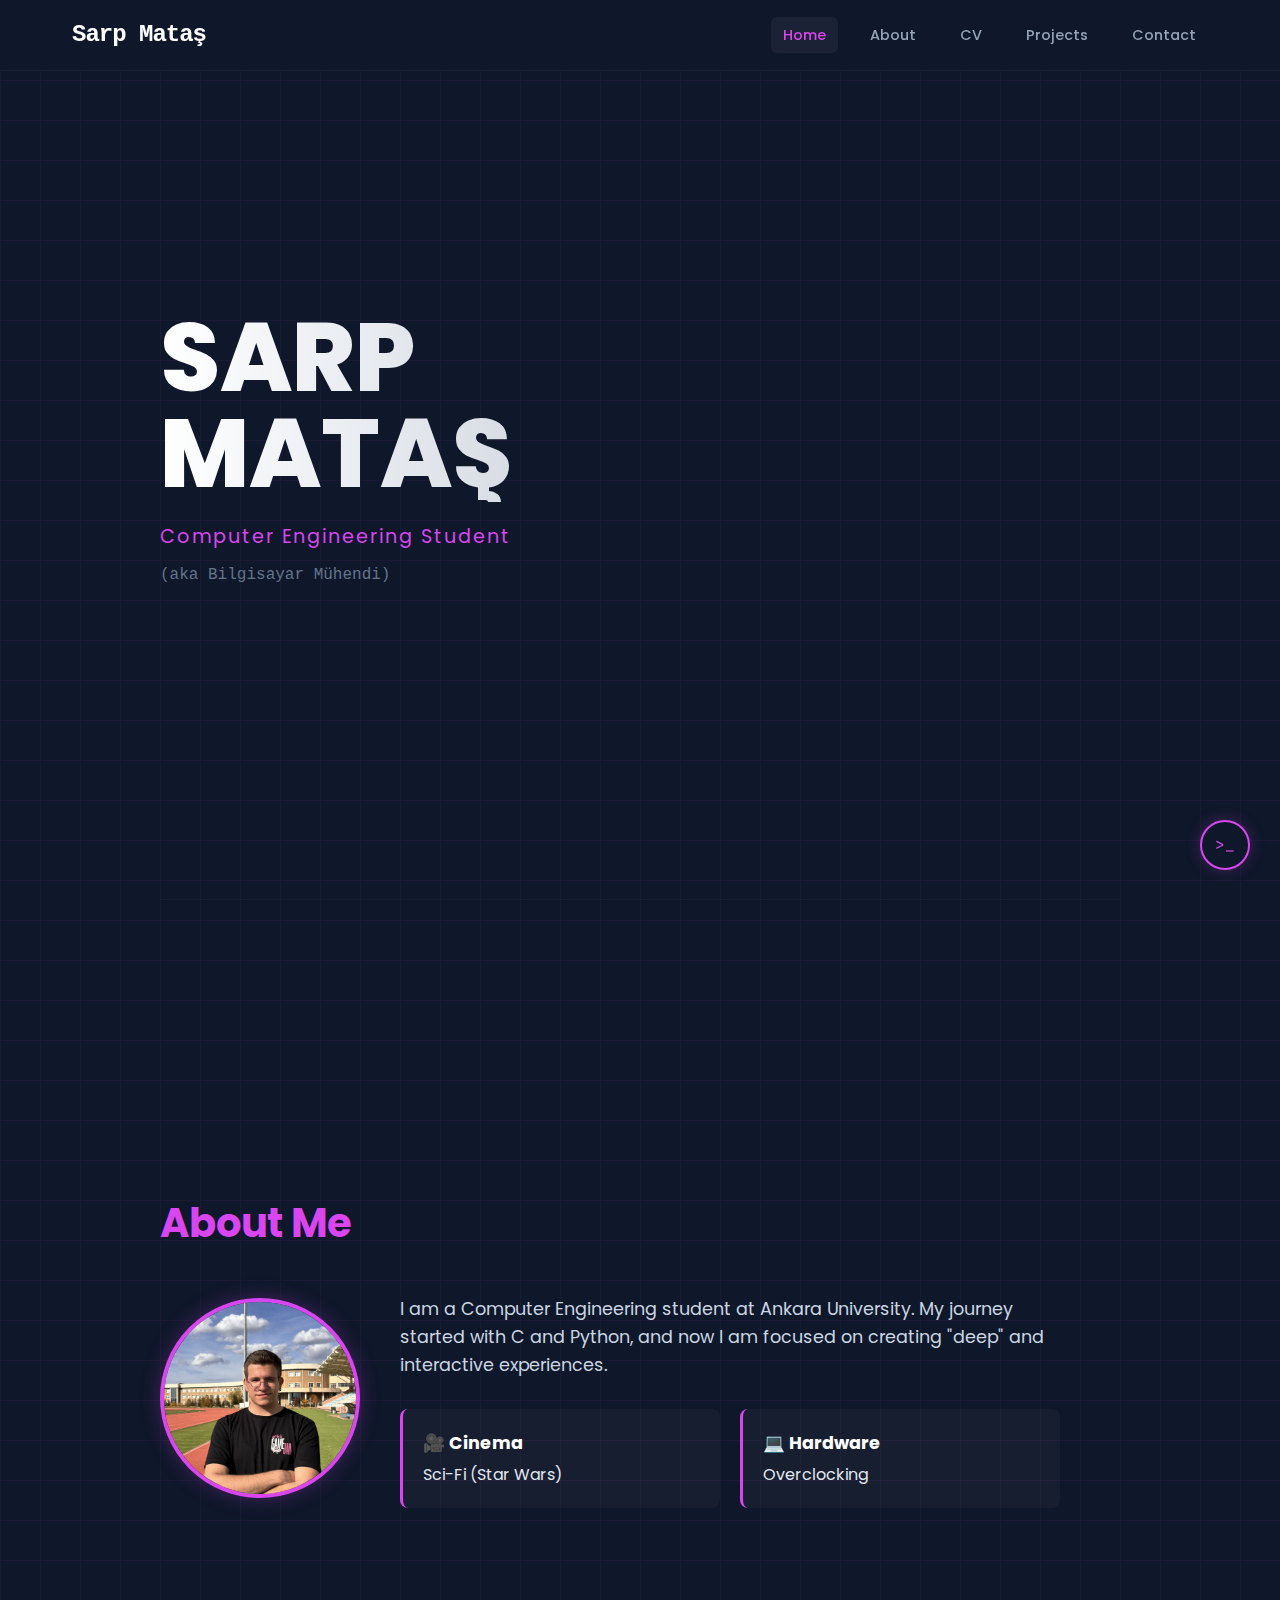
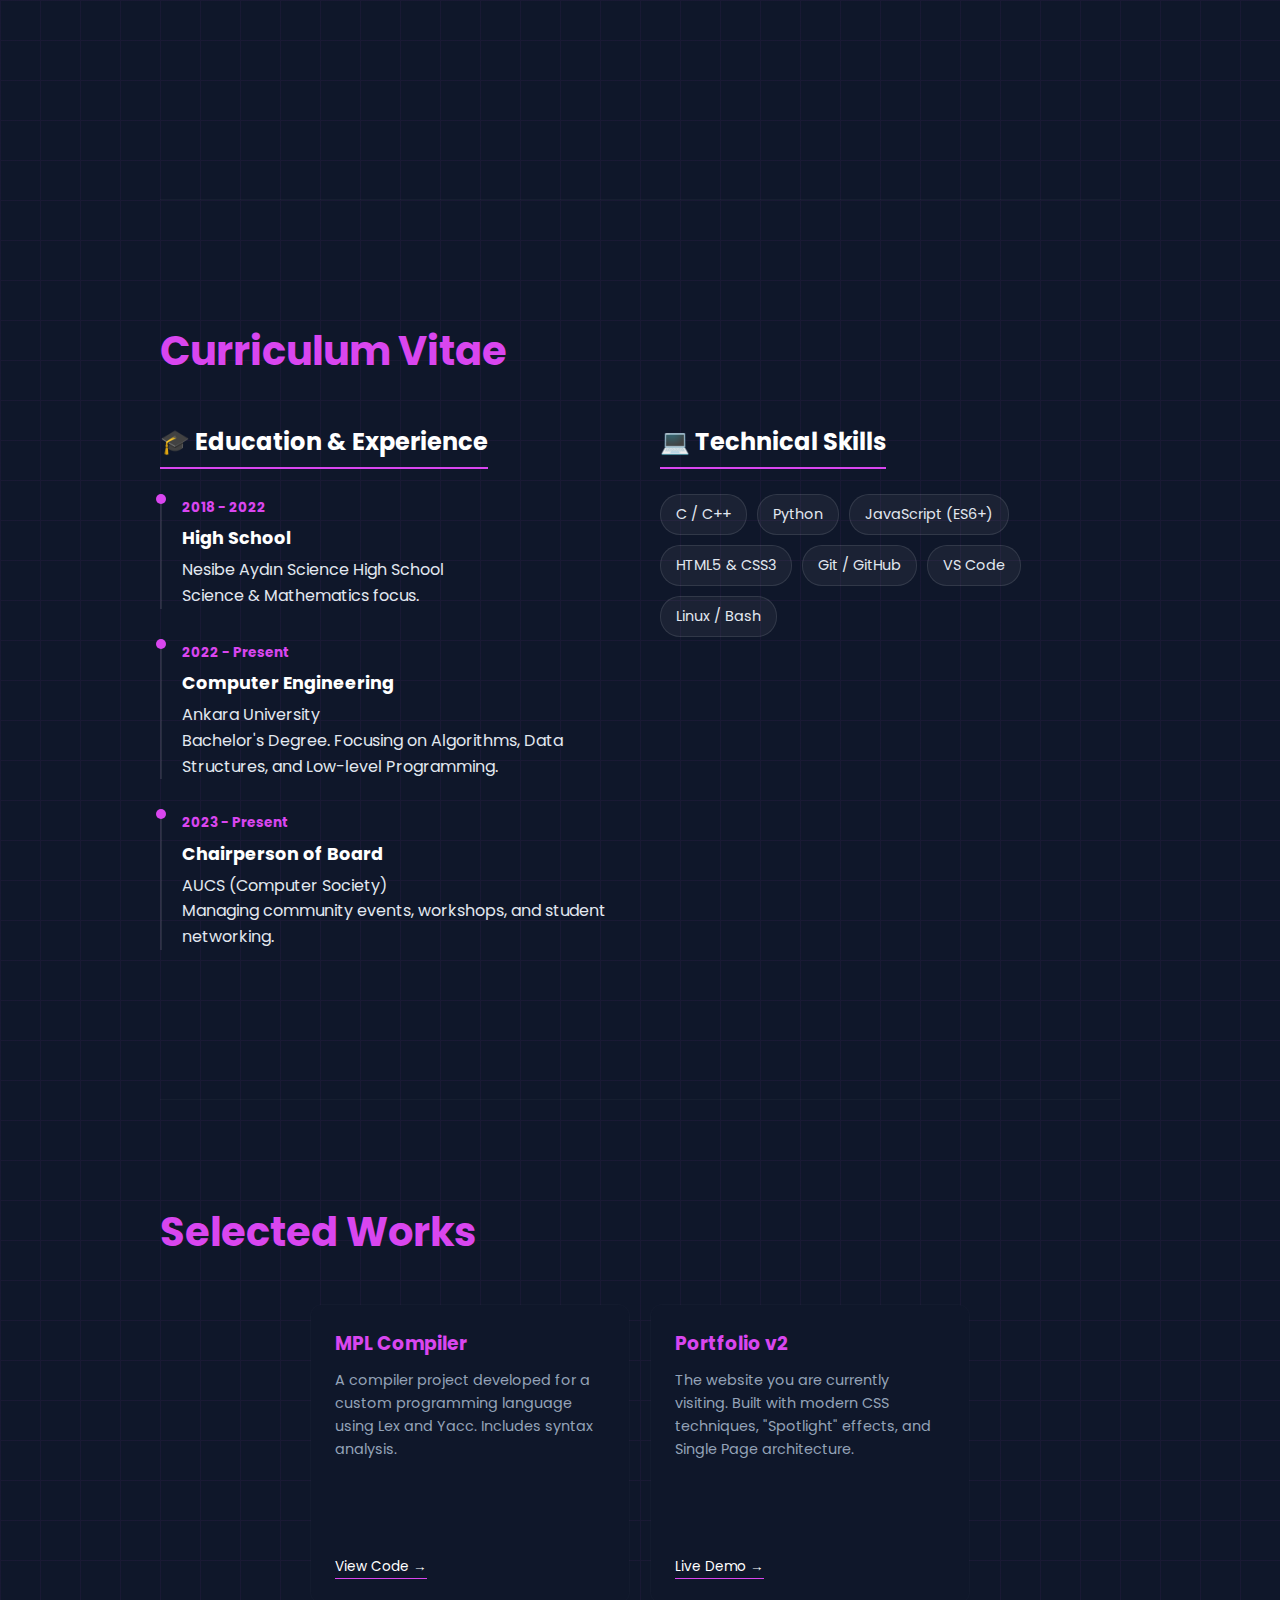
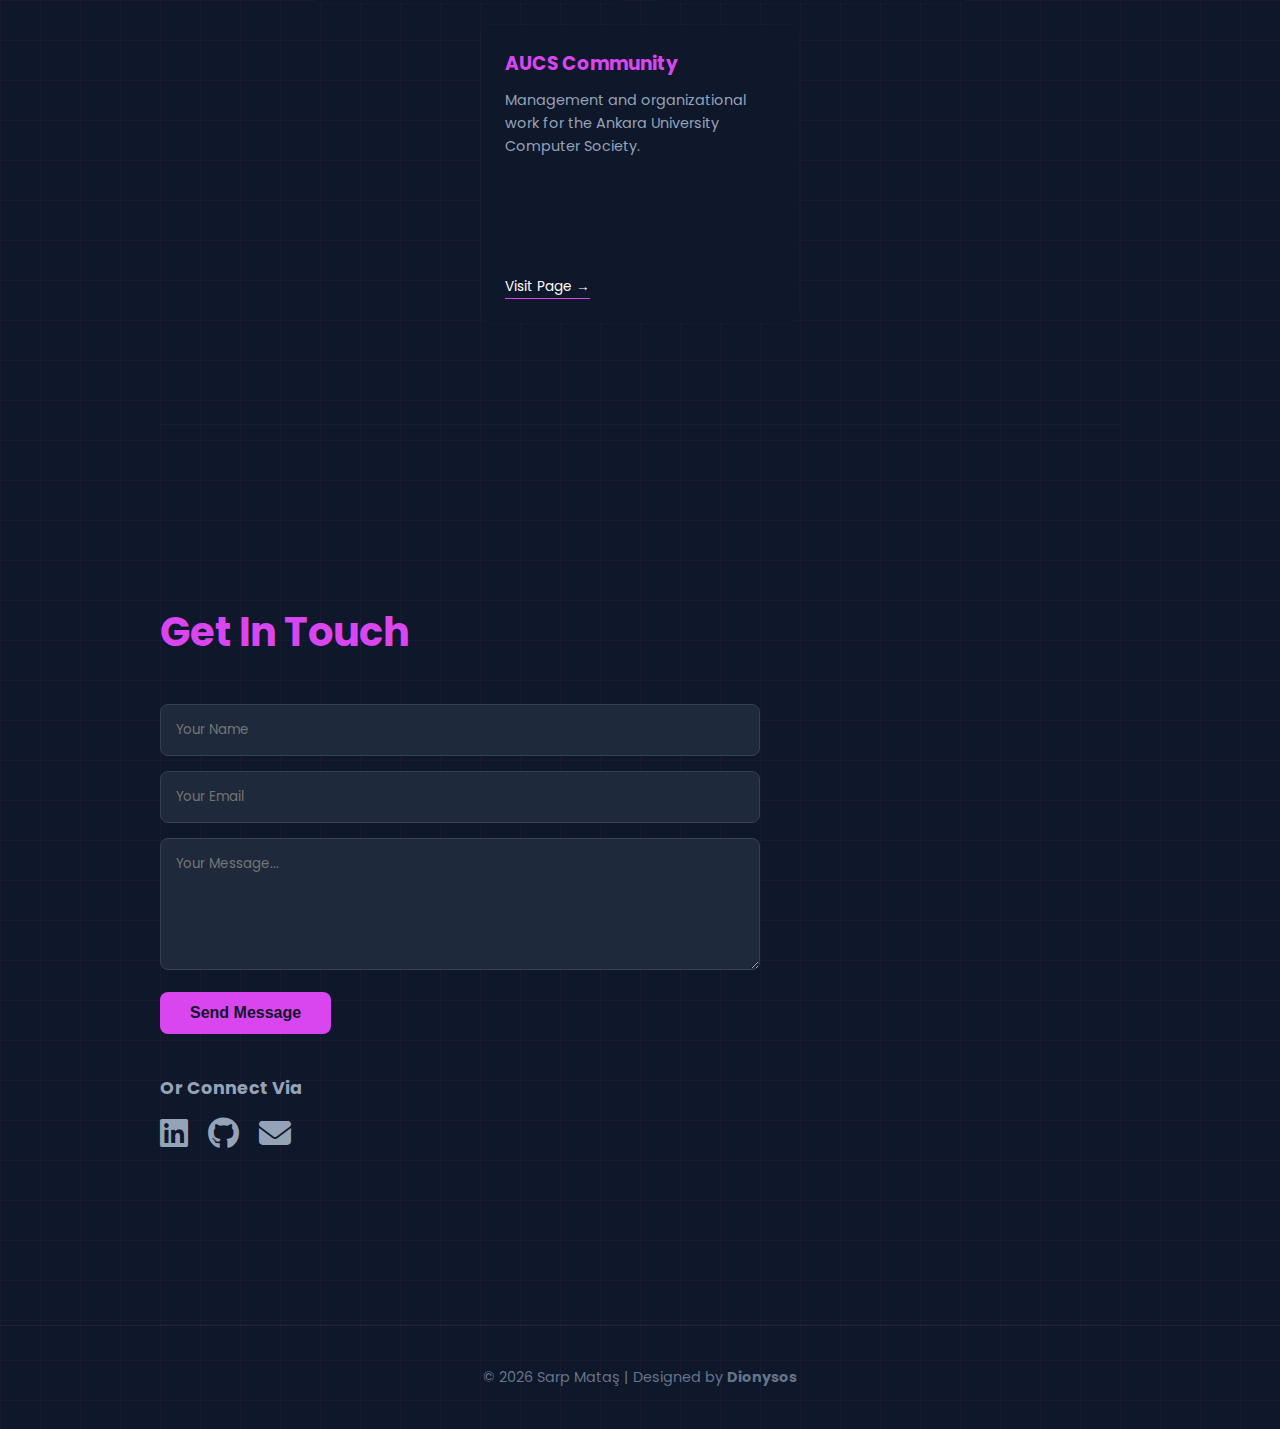
<file: index.html>
<!DOCTYPE html>
<html lang="en">
  <head>
    <meta charset="UTF-8" />
    <meta name="viewport" content="width=device-width, initial-scale=1.0" />
    <title>Sarp Mataş | Computer Engineer</title>
    <link rel="preconnect" href="https://fonts.googleapis.com" />
    <link rel="preconnect" href="https://fonts.gstatic.com" crossorigin />
    <link
      href="https://fonts.googleapis.com/css2?family=Poppins:wght@300;400;600;800&family=Consolas&display=swap"
      rel="stylesheet"
    />
    <link
      href="https://fonts.googleapis.com/css2?family=JetBrains+Mono:wght@400;700&display=swap"
      rel="stylesheet"
    />
    <link
      rel="stylesheet"
      href="https://cdnjs.cloudflare.com/ajax/libs/font-awesome/6.5.1/css/all.min.css"
    />
    <link rel="stylesheet" href="css/styles.css" />
  </head>
  <body>
    <header>
      <nav>
        <div class="logo">Sarp Mataş</div>
        <div class="hamburger">
          <span class="bar"></span>
          <span class="bar"></span>
          <span class="bar"></span>
        </div>
        <ul class="menu">
          <li><a href="#home" class="active">Home</a></li>
          <li><a href="#about">About</a></li>
          <li><a href="#cv">CV</a></li>
          <li><a href="#projects">Projects</a></li>
          <li><a href="#contact">Contact</a></li>
        </ul>
      </nav>
    </header>

    <main>
      <section
        id="home"
        class="page-section hero-section"
        data-color="#d946ef"
        data-glow="rgba(217, 70, 239, 0.25)"
      >
        <h1 class="hero-title">SARP<br />MATAŞ</h1>
        <p class="hero-subtitle">Computer Engineering Student</p>
        <p class="hero-dionysos">(aka <span class="typewriter"></span>)</p>
      </section>

      <section
        id="about"
        class="page-section"
        data-color="#38bdf8"
        data-glow="rgba(56, 189, 248, 0.25)"
      >
        <h2 class="section-title">About Me</h2>

        <div class="about-container">
          <div class="profile-frame">
            <img src="me.jpg" alt="Sarp Mataş" class="profile-img" />
          </div>

          <div class="about-text">
            <p class="lead-text">
              I am a Computer Engineering student at Ankara University. My
              journey started with C and Python, and now I am focused on
              creating "deep" and interactive experiences.
            </p>

            <div class="interests-grid">
              <div class="interest-box">
                <h3>🎥 Cinema</h3>
                <p>Sci-Fi (Star Wars)</p>
              </div>
              <div class="interest-box">
                <h3>💻 Hardware</h3>
                <p>Overclocking</p>
              </div>
            </div>
          </div>
        </div>
      </section>

      <section
        id="cv"
        class="page-section"
        data-color="#10b981"
        data-glow="rgba(16, 185, 129, 0.25)"
      >
        <h2 class="section-title">Curriculum Vitae</h2>

        <div class="cv-container">
          <div class="cv-column">
            <h3 class="cv-heading">🎓 Education & Experience</h3>
            <div class="timeline-item">
              <span class="year">2018 - 2022</span>
              <h4>High School</h4>
              <p class="institution">Nesibe Aydın Science High School</p>
              <p class="desc">Science & Mathematics focus.</p>
            </div>
            <div class="timeline-item">
              <span class="year">2022 - Present</span>
              <h4>Computer Engineering</h4>
              <p class="institution">Ankara University</p>
              <p class="desc">
                Bachelor's Degree. Focusing on Algorithms, Data Structures, and
                Low-level Programming.
              </p>
            </div>

            <div class="timeline-item">
              <span class="year">2023 - Present</span>
              <h4>Chairperson of Board</h4>
              <p class="institution">AUCS (Computer Society)</p>
              <p class="desc">
                Managing community events, workshops, and student networking.
              </p>
            </div>
          </div>

          <div class="cv-column">
            <h3 class="cv-heading">💻 Technical Skills</h3>
            <div class="skills-wrapper">
              <div class="skill-tag">C / C++</div>
              <div class="skill-tag">Python</div>
              <div class="skill-tag">JavaScript (ES6+)</div>
              <div class="skill-tag">HTML5 & CSS3</div>
              <div class="skill-tag">Git / GitHub</div>
              <div class="skill-tag">VS Code</div>
              <div class="skill-tag">Linux / Bash</div>
            </div>
          </div>
        </div>
      </section>

      <section
        id="projects"
        class="page-section"
        data-color="#f97316"
        data-glow="rgba(249, 115, 22, 0.25)"
      >
        <h2 class="section-title">Selected Works</h2>

        <div class="cards-wrapper" id="cards">
          <div class="card">
            <div class="card-content">
              <h3>MPL Compiler</h3>
              <p>
                A compiler project developed for a custom programming language
                using Lex and Yacc. Includes syntax analysis.
              </p>
              <a
                href="https://github.com/Dionysos22/MPL_Compiler"
                target="_blank"
                >View Code →</a
              >
            </div>
          </div>
          <div class="card">
            <div class="card-content">
              <h3>Portfolio v2</h3>
              <p>
                The website you are currently visiting. Built with modern CSS
                techniques, "Spotlight" effects, and Single Page architecture.
              </p>
              <a href="#">Live Demo →</a>
            </div>
          </div>
          <div class="card">
            <div class="card-content">
              <h3>AUCS Community</h3>
              <p>
                Management and organizational work for the Ankara University
                Computer Society.
              </p>
              <a
                href="https://www.linkedin.com/company/aucomputersociety"
                target="_blank"
                >Visit Page →</a
              >
            </div>
          </div>
        </div>
      </section>

      <section
        id="contact"
        class="page-section"
        data-color="#f43f5e"
        data-glow="rgba(244, 63, 94, 0.25)"
      >
        <h2 class="section-title">Get In Touch</h2>
        <div class="contact-container">
          <form id="contactForm">
            <div class="form-group">
              <input type="text" id="name" placeholder="Your Name" required />
            </div>
            <div class="form-group">
              <input
                type="email"
                id="email"
                placeholder="Your Email"
                required
              />
            </div>
            <div class="form-group">
              <textarea
                id="message"
                rows="5"
                placeholder="Your Message..."
                required
              ></textarea>
            </div>
            <button type="submit">Send Message</button>
          </form>

          <div class="social-connect">
            
    <h3>Or Connect Via</h3>
    <div class="social-links-row">
        <a href="https://linkedin.com/in/sarpmatas" target="_blank" class="social-icon" title="LinkedIn">
            <i class="fa-brands fa-linkedin"></i>
        </a>
        
        <a href="https://github.com/Dionysos22" target="_blank" class="social-icon" title="GitHub">
            <i class="fa-brands fa-github"></i>
        </a>

        <a href="mailto:sarpmatas0@gmail.com" class="social-icon" title="Send Email">
            <i class="fa-solid fa-envelope"></i>
        </a>
    </div>
</div>
          </div>
        </div>
      </section>
    </main>

    <footer>
      <div class="footer-content">
        <p>© 2026 Sarp Mataş | Designed by <strong>Dionysos</strong></p>
      </div>
    </footer>

    <div class="terminal-toggle" title="Open Terminal">>_</div>
    <div class="terminal-overlay" id="terminalOverlay">
      <div class="terminal-window">
        <div class="terminal-header">
          <span class="terminal-title">user@dionysos:~</span>
          <span class="terminal-close" id="closeTerminal">X</span>
        </div>
        <div class="terminal-body" id="terminalBody">
          <div class="output">
            <p style="color: var(--accent-color)">
              Dionysos OS v1.0.0 initialized...
            </p>
            <p>Type <span class="cmd">help</span> to see available commands.</p>
          </div>
          <div class="input-line">
            <span class="prompt">user@dionysos:~$</span>
            <input type="text" id="terminalInput" autocomplete="off" />
          </div>
        </div>
      </div>
    </div>

    <script src="js/script.js"></script>
  </body>
</html>
</file>
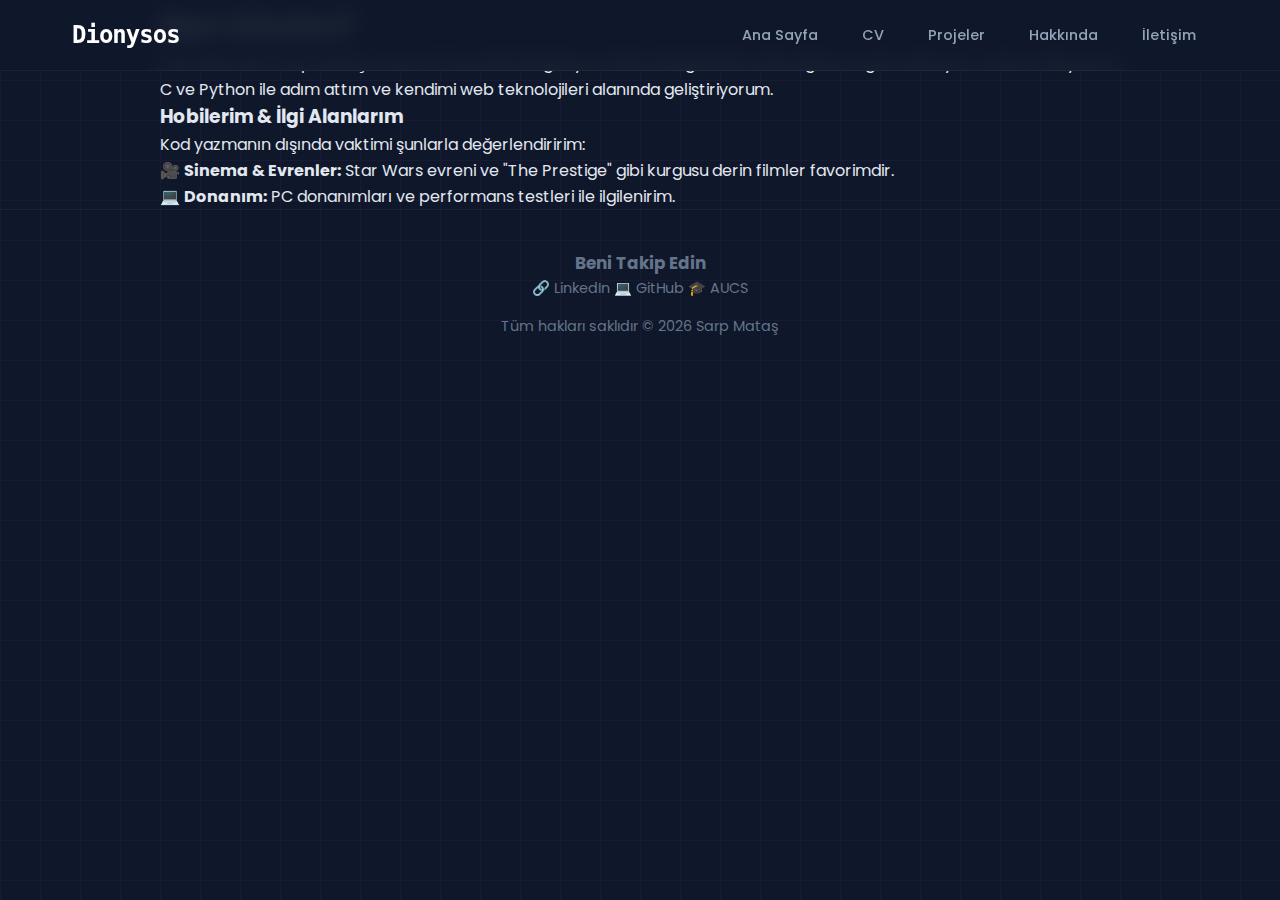
<file: about.html>
<!DOCTYPE html>
<html lang="tr">
  <head>
    <meta charset="UTF-8" />
    <meta name="viewport" content="width=device-width, initial-scale=1.0" />
    <title>Hakkında | Sarp Mataş</title>
    <link rel="preconnect" href="https://fonts.googleapis.com" />
    <link rel="preconnect" href="https://fonts.gstatic.com" crossorigin />
    <link
      href="https://fonts.googleapis.com/css2?family=Poppins:wght@300;400;600&display=swap"
      rel="stylesheet"
    />
    <link rel="stylesheet" href="css/styles.css" />
  </head>
  <body class="page-about">
    <header>
      <nav>
        <div class="logo">Dionysos</div>

        <div class="hamburger">
          <span class="bar"></span>
          <span class="bar"></span>
          <span class="bar"></span>
        </div>

        <ul class="menu">
          <li><a href="index.html">Ana Sayfa</a></li>
          <li><a href="cv.html">CV</a></li>
          <li><a href="projects.html">Projeler</a></li>
          <li><a href="about.html">Hakkında</a></li>
          <li><a href="contact.html">İletişim</a></li>
        </ul>
      </nav>
    </header>

    <main>
      <h1>Ben Kimim?</h1>
      <p>
        Merhaba! Ben Sarp Mataş. Ankara Üniversitesi Bilgisayar Mühendisliği
        bölümünde öğrenim görmekteyim. Yazılım dünyasına C ve Python ile adım
        attım ve kendimi web teknolojileri alanında geliştiriyorum.
      </p>

      <h3>Hobilerim & İlgi Alanlarım</h3>
      <p>Kod yazmanın dışında vaktimi şunlarla değerlendiririm:</p>
      <ul>
        <li>
          🎥 <strong>Sinema & Evrenler:</strong> Star Wars evreni ve "The
          Prestige" gibi kurgusu derin filmler favorimdir.
        </li>
        <li>
          💻 <strong>Donanım:</strong> PC donanımları ve performans testleri ile
          ilgilenirim.
        </li>
      </ul>
    </main>

    <footer>
      <div class="social-container">
        <h3>Beni Takip Edin</h3>

        <div class="social-links">
          <a href="https://www.linkedin.com/in/sarpmatas/" target="_blank">
            🔗 LinkedIn
          </a>

          <a href="https://github.com/Dionysos22" target="_blank">
            💻 GitHub
          </a>

          <a
            href="https://www.linkedin.com/company/aucomputersociety"
            target="_blank"
          >
            🎓 AUCS
          </a>
        </div>
      </div>

      <p style="margin-top: 15px">Tüm hakları saklıdır © 2026 Sarp Mataş</p>
    </footer>
    <script src="js/script.js"></script>
  </body>
</html>
</file>
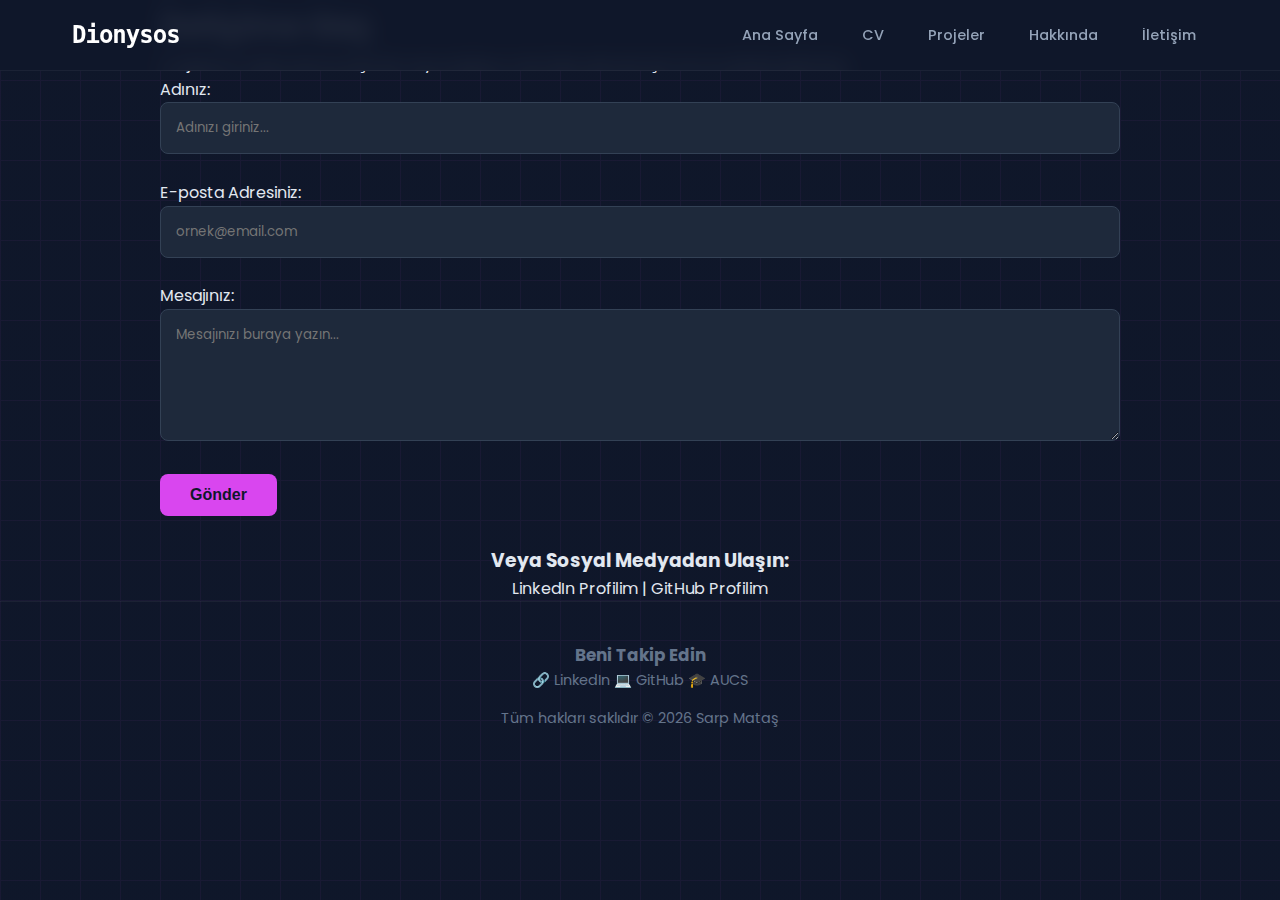
<file: contact.html>
<!DOCTYPE html>
<html lang="tr">
  <head>
    <meta charset="UTF-8" />
    <meta name="viewport" content="width=device-width, initial-scale=1.0" />
    <title>İletişim | Sarp Mataş</title>
    <link rel="preconnect" href="https://fonts.googleapis.com" />
    <link rel="preconnect" href="https://fonts.gstatic.com" crossorigin />
    <link
      href="https://fonts.googleapis.com/css2?family=Poppins:wght@300;400;600&display=swap"
      rel="stylesheet"
    />
    <link rel="stylesheet" href="css/styles.css" />
  </head>
  <body class="page-contact">
    <header>
      <nav>
        <div class="logo">Dionysos</div>

        <div class="hamburger">
          <span class="bar"></span>
          <span class="bar"></span>
          <span class="bar"></span>
        </div>

        <ul class="menu">
          <li><a href="index.html">Ana Sayfa</a></li>
          <li><a href="cv.html">CV</a></li>
          <li><a href="projects.html">Projeler</a></li>
          <li><a href="about.html">Hakkında</a></li>
          <li><a href="contact.html">İletişim</a></li>
        </ul>
      </nav>
    </header>

    <main>
      <h1>İletişime Geç</h1>
      <p>
        Projelerim hakkında konuşmak veya sadece merhaba demek için formu
        doldurabilirsiniz.
      </p>

      <form id="iletisimFormu">
        <label for="isim">Adınız:</label><br />
        <input
          type="text"
          id="isim"
          placeholder="Adınızı giriniz..."
          required
        /><br /><br />

        <label for="email">E-posta Adresiniz:</label><br />
        <input
          type="email"
          id="email"
          placeholder="ornek@email.com"
          required
        /><br /><br />

        <label for="mesaj">Mesajınız:</label><br />
        <textarea
          id="mesaj"
          rows="5"
          placeholder="Mesajınızı buraya yazın..."
          required
        ></textarea
        ><br /><br />

        <button type="submit">Gönder</button>
      </form>
      <div style="text-align: center; margin-top: 30px">
        <h3>Veya Sosyal Medyadan Ulaşın:</h3>
        <p>
          <a href="https://www.linkedin.com/in/sarpmatas/">LinkedIn Profilim</a>
          |
          <a href="https://github.com/Dionysos22">GitHub Profilim</a>
        </p>
      </div>
    </main>

    <footer>
      <div class="social-container">
        <h3>Beni Takip Edin</h3>

        <div class="social-links">
          <a href="https://www.linkedin.com/in/sarpmatas/" target="_blank">
            🔗 LinkedIn
          </a>

          <a href="https://github.com/Dionysos22" target="_blank">
            💻 GitHub
          </a>

          <a
            href="https://www.linkedin.com/company/aucomputersociety"
            target="_blank"
          >
            🎓 AUCS
          </a>
        </div>
      </div>

      <p style="margin-top: 15px">Tüm hakları saklıdır © 2026 Sarp Mataş</p>
    </footer>
    <script src="js/script.js"></script>
  </body>
</html>
</file>
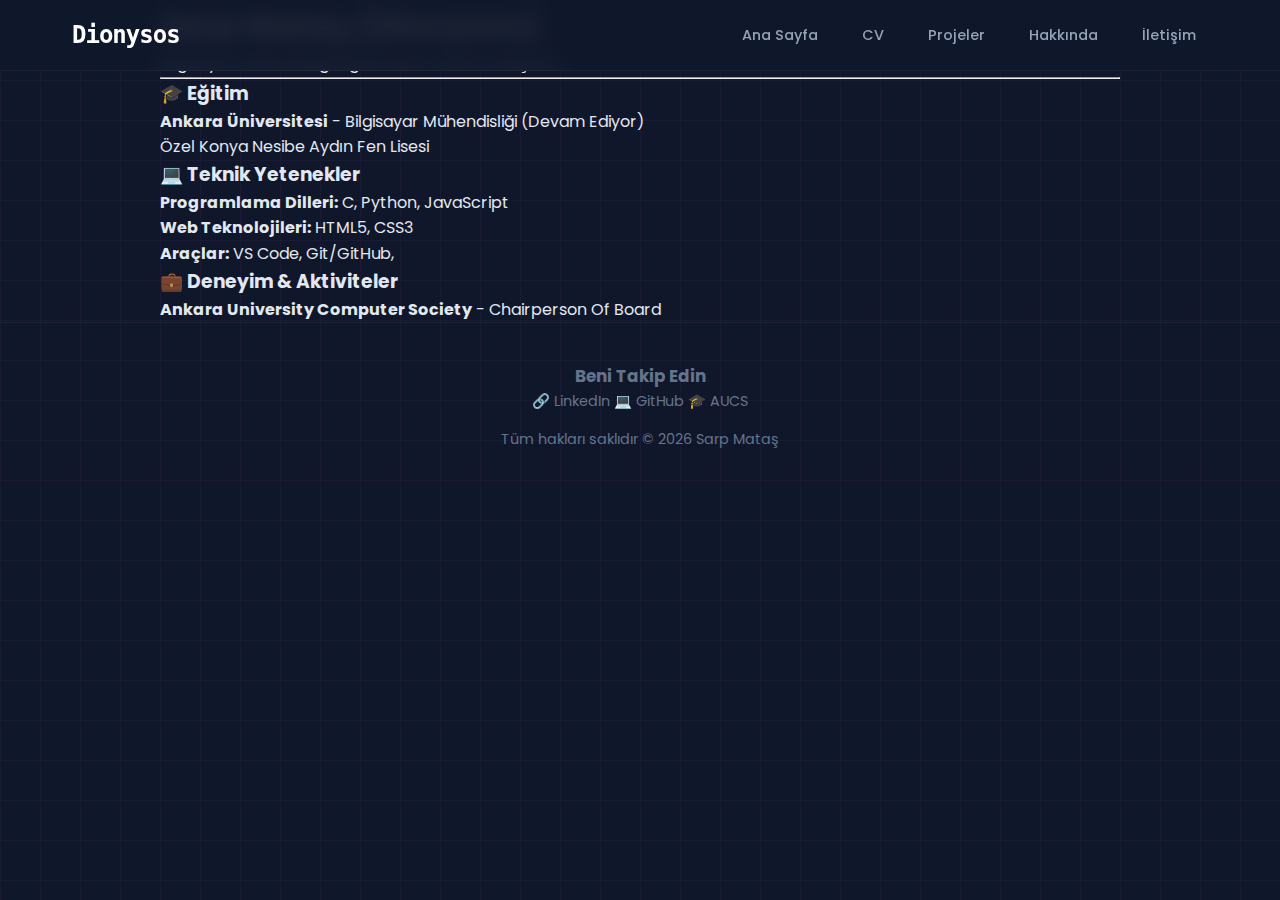
<file: cv.html>
<!DOCTYPE html>
<html lang="tr">
  <head>
    <meta charset="UTF-8" />
    <meta name="viewport" content="width=device-width, initial-scale=1.0" />
    <title>CV | Sarp Mataş</title>
    <link rel="preconnect" href="https://fonts.googleapis.com" />
    <link rel="preconnect" href="https://fonts.gstatic.com" crossorigin />
    <link
      href="https://fonts.googleapis.com/css2?family=Poppins:wght@300;400;600&display=swap"
      rel="stylesheet"
    />
    <link rel="stylesheet" href="css/styles.css" />
  </head>
  <body class="page-cv">
    <header>
      <nav>
        <div class="logo">Dionysos</div>

        <div class="hamburger">
          <span class="bar"></span>
          <span class="bar"></span>
          <span class="bar"></span>
        </div>

        <ul class="menu">
          <li><a href="index.html">Ana Sayfa</a></li>
          <li><a href="cv.html">CV</a></li>
          <li><a href="projects.html">Projeler</a></li>
          <li><a href="about.html">Hakkında</a></li>
          <li><a href="contact.html">İletişim</a></li>
        </ul>
      </nav>
    </header>

    <main>
      <section class="cv-section">
        <h1>Sarp Mataş (Dionysos)</h1>
        <p>Bilgisayar Mühendisliği Öğrencisi & Yazılım Geliştirici</p>
        <hr />

        <h3>🎓 Eğitim</h3>
        <ul>
          <li>
            <strong>Ankara Üniversitesi</strong> - Bilgisayar Mühendisliği
            (Devam Ediyor)
          </li>
          <li>Özel Konya Nesibe Aydın Fen Lisesi</li>
        </ul>

        <h3>💻 Teknik Yetenekler</h3>
        <ul>
          <li><strong>Programlama Dilleri:</strong> C, Python, JavaScript</li>
          <li><strong>Web Teknolojileri:</strong> HTML5, CSS3</li>
          <li><strong>Araçlar:</strong> VS Code, Git/GitHub,</li>
        </ul>

        <h3>💼 Deneyim & Aktiviteler</h3>
        <ul>
          <li>
            <strong>Ankara University Computer Society</strong> - Chairperson Of
            Board
          </li>
        </ul>
      </section>
    </main>

    <footer>
      <div class="social-container">
        <h3>Beni Takip Edin</h3>

        <div class="social-links">
          <a href="https://www.linkedin.com/in/sarpmatas/" target="_blank">
            🔗 LinkedIn
          </a>

          <a href="https://github.com/Dionysos22" target="_blank">
            💻 GitHub
          </a>

          <a
            href="https://www.linkedin.com/company/aucomputersociety"
            target="_blank"
          >
            🎓 AUCS
          </a>
        </div>
      </div>

      <p style="margin-top: 15px">Tüm hakları saklıdır © 2026 Sarp Mataş</p>
    </footer>
    <script src="js/script.js"></script>
  </body>
</html>
</file>
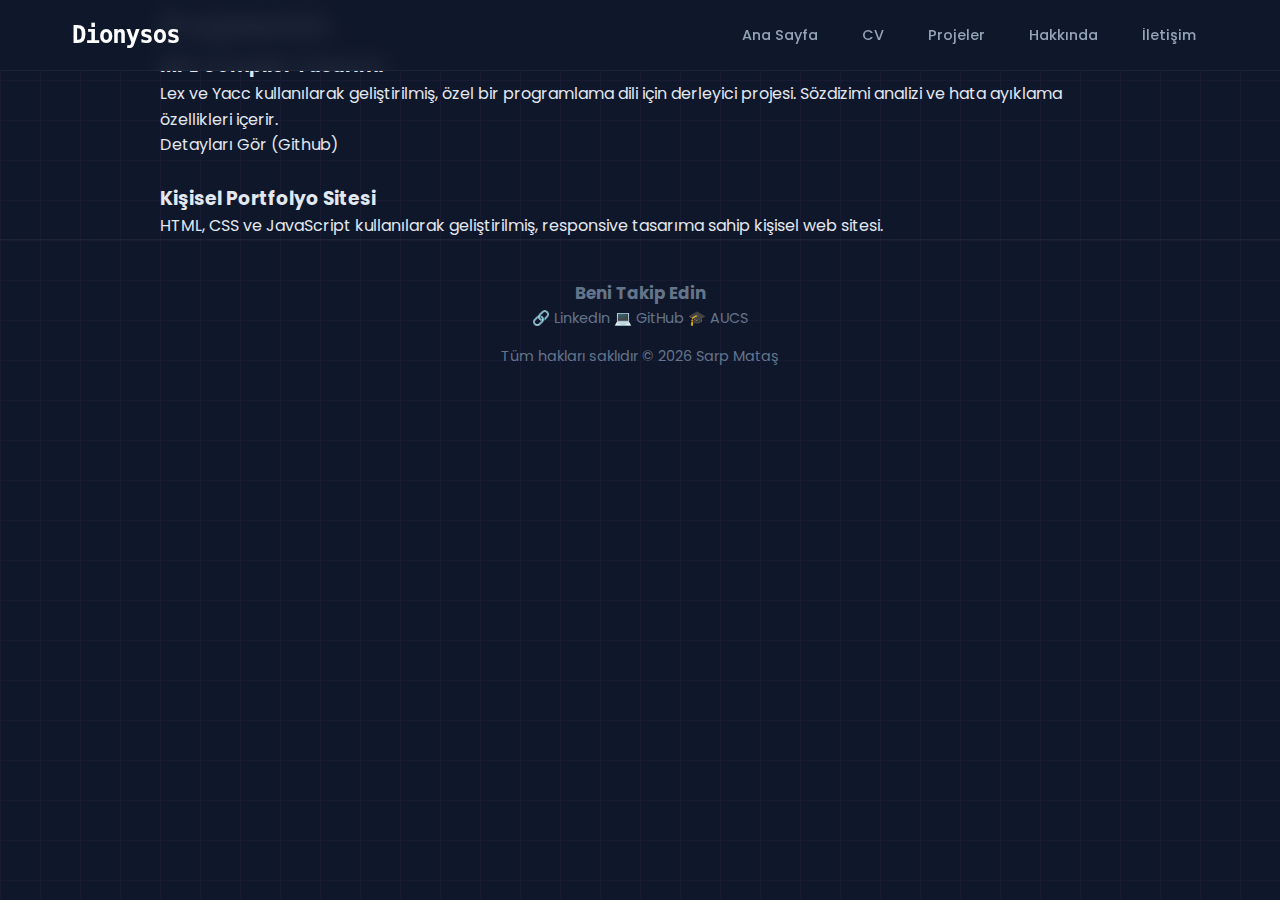
<file: projects.html>
<!DOCTYPE html>
<html lang="tr">
  <head>
    <meta charset="UTF-8" />
    <meta name="viewport" content="width=device-width, initial-scale=1.0" />
    <title>Projeler | Sarp Mataş</title>
    <link rel="preconnect" href="https://fonts.googleapis.com" />
    <link rel="preconnect" href="https://fonts.gstatic.com" crossorigin />
    <link
      href="https://fonts.googleapis.com/css2?family=Poppins:wght@300;400;600&display=swap"
      rel="stylesheet"
    />
    <link rel="stylesheet" href="css/styles.css" />
  </head>
  <body class="page-projects">
    <header>
      <nav>
        <div class="logo">Dionysos</div>

        <div class="hamburger">
          <span class="bar"></span>
          <span class="bar"></span>
          <span class="bar"></span>
        </div>

        <ul class="menu">
          <li><a href="index.html">Ana Sayfa</a></li>
          <li><a href="cv.html">CV</a></li>
          <li><a href="projects.html">Projeler</a></li>
          <li><a href="about.html">Hakkında</a></li>
          <li><a href="contact.html">İletişim</a></li>
        </ul>
      </nav>
    </header>

    <main>
      <h1>Projelerim</h1>

      <div class="project-card">
        <h3>MPL Compiler Tasarımı</h3>
        <p>
          Lex ve Yacc kullanılarak geliştirilmiş, özel bir programlama dili için
          derleyici projesi. Sözdizimi analizi ve hata ayıklama özellikleri
          içerir.
        </p>
        <a href="#">Detayları Gör (Github)</a>
      </div>
      <br />

      <div class="project-card">
        <h3>Kişisel Portfolyo Sitesi</h3>
        <p>
          HTML, CSS ve JavaScript kullanılarak geliştirilmiş, responsive
          tasarıma sahip kişisel web sitesi.
        </p>
      </div>
    </main>

    <footer>
      <div class="social-container">
        <h3>Beni Takip Edin</h3>

        <div class="social-links">
          <a href="https://www.linkedin.com/in/sarpmatas/" target="_blank">
            🔗 LinkedIn
          </a>

          <a href="https://github.com/Dionysos22" target="_blank">
            💻 GitHub
          </a>

          <a
            href="https://www.linkedin.com/company/aucomputersociety"
            target="_blank"
          >
            🎓 AUCS
          </a>
        </div>
      </div>

      <p style="margin-top: 15px">Tüm hakları saklıdır © 2026 Sarp Mataş</p>
    </footer>
    <script src="js/script.js"></script>
  </body>
</html>
</file>
<file: css/styles.css>
/* 
    GENEL AYARLAR
    */
:root {
  --bg-color: #0f172a;
  --text-color: #e2e8f0;
  --accent-color: #d946ef;
  --glow-color: rgba(217, 70, 239, 0.25);
  --nav-bg: rgba(15, 23, 42, 0.9);
}

/* 
   SCROLLBAR 
    */

html {
  scrollbar-width: thin;
  scrollbar-color: var(--accent-color) var(--bg-color);
}

::-webkit-scrollbar {
  width: 10px;
}

::-webkit-scrollbar-track {
  background: var(--bg-color);
}

::-webkit-scrollbar-thumb {
  background-color: var(--accent-color);
  border-radius: 20px;
  border: 3px solid var(--bg-color);
}

::-webkit-scrollbar-thumb:hover {
  background-color: #fff;
}
/* Yumuşak Kaydırma ve Renk Geçişleri */
html {
  scroll-behavior: smooth;
}
body,
.logo,
.menu li a,
.section-title,
.hero-subtitle,
button,
.card h3,
.interest-box,
.skill-tag,
.timeline-item::before,
.timeline-item .year {
  transition: all 0.5s ease;
}

* {
  margin: 0;
  padding: 0;
  box-sizing: border-box;
}

body {
  font-family: "Poppins", sans-serif;
  background-color: var(--bg-color);
  color: var(--text-color);
  line-height: 1.6;
  overflow-x: hidden;

  /* Hareketli Izgara Arka Plan */
  background-image: linear-gradient(
      rgba(15, 23, 42, 0.95),
      rgba(15, 23, 42, 0.95)
    ),
    linear-gradient(var(--accent-color) 1px, transparent 1px),
    linear-gradient(90deg, var(--accent-color) 1px, transparent 1px);
  background-size: 100% 100%, 40px 40px, 40px 40px;
}

a {
  text-decoration: none;
  color: inherit;
  transition: 0.3s;
}
ul {
  list-style: none;
}

/* 
   2. NAVİGASYON
  */
header {
  position: fixed;
  top: 0;
  left: 0;
  right: 0;
  z-index: 1000;
  background: var(--nav-bg);
  backdrop-filter: blur(10px);
  border-bottom: 1px solid rgba(255, 255, 255, 0.05);
}

nav {
  max-width: 1200px;
  margin: 0 auto;
  display: flex;
  justify-content: space-between;
  align-items: center;
  padding: 1rem 2rem;
}

.logo {
  font-family: "Consolas", monospace;
  font-size: 1.5rem;
  font-weight: bold;
  color: #fff;
  letter-spacing: -1px;
}

.menu {
  display: flex;
  gap: 20px;
}
.menu li a {
  font-size: 0.9rem;
  font-weight: 500;
  color: #94a3b8;
  padding: 8px 12px;
  border-radius: 6px;
}
.menu li a.active,
.menu li a:hover {
  color: var(--accent-color);
  background: rgba(255, 255, 255, 0.05);
}
/* 
    RESPONSIVE (MOBİL) MENÜ
    */
.hamburger {
  display: none;
  cursor: pointer;
}
.bar {
  display: block;
  width: 25px;
  height: 3px;
  margin: 5px auto;
  transition: all 0.3s ease-in-out;
  background-color: var(--accent-color);
  border-radius: 3px;
  box-shadow: 0 0 5px var(--accent-color);
}

@media (max-width: 768px) {
  .hamburger {
    display: block;
  }
  .menu {
    position: absolute;
    top: 100%;
    left: 0;
    width: 100%;
    background: rgba(15, 23, 42, 0.95);
    flex-direction: column;
    align-items: center;
    padding: 5px 0;
    border-radius: 0 0 15px 15px;
    border: 1px solid rgba(255, 255, 255, 0.1);
    border-top: none;
    opacity: 0;
    visibility: hidden;
    transform: translateY(-20px);
    transition: all 0.3s ease;
  }
  .menu.active {
    opacity: 1;
    visibility: visible;
    transform: translateY(0);
  }
  .menu li {
    margin: 3px 0;
  }

  /* Hamburger X Animasyonu */
  .hamburger.active .bar:nth-child(2) {
    opacity: 0;
  }
  .hamburger.active .bar:nth-child(1) {
    transform: translateY(8px) rotate(45deg);
  }
  .hamburger.active .bar:nth-child(3) {
    transform: translateY(-8px) rotate(-45deg);
  }
}
/* 
   SAYFA BÖLÜMLERİ
  */
main {
  max-width: 1000px;
  margin: 0 auto;
  padding: 0 20px;
}

.page-section {
  min-height: 100vh;
  display: flex;
  flex-direction: column;
  justify-content: center;
  padding: 100px 0;
  border-bottom: 1px solid rgba(255, 255, 255, 0.03);
}

.section-title {
  font-size: 2.5rem;
  margin-bottom: 40px;
  color: var(--accent-color);
}

/* Hero */
.hero-title {
  font-size: clamp(3rem, 8vw, 6rem);
  line-height: 1;
  font-weight: 800;
  margin-bottom: 20px;
  background: linear-gradient(to right, #fff, #94a3b8);
  -webkit-background-clip: text;
  background-clip: text;
  -webkit-text-fill-color: transparent;
}
.hero-subtitle {
  font-size: 1.2rem;
  color: var(--accent-color);
  letter-spacing: 2px;
}
.hero-dionysos {
  font-family: "Consolas", monospace;
  color: #64748b;
  margin-top: 10px;
}

/* About */
.content-container {
  max-width: 800px;
}
.lead-text {
  font-size: 1.1rem;
  margin-bottom: 30px;
  color: #cbd5e1;
}
.interests-grid {
  display: grid;
  grid-template-columns: repeat(auto-fit, minmax(200px, 1fr));
  gap: 20px;
}
.interest-box {
  background: rgba(255, 255, 255, 0.03);
  padding: 20px;
  border-radius: 8px;
  border-left: 3px solid var(--accent-color);
}
.interest-box h3 {
  font-size: 1.1rem;
  color: #fff;
  margin-bottom: 5px;
}

/* CV Section */
.cv-container {
  display: grid;
  grid-template-columns: 1fr 1fr;
  gap: 40px;
}
.cv-column h3.cv-heading {
  font-size: 1.5rem;
  color: #fff;
  margin-bottom: 25px;
  border-bottom: 2px solid var(--accent-color);
  display: inline-block;
  padding-bottom: 5px;
}
.timeline-item {
  position: relative;
  padding-left: 20px;
  margin-bottom: 30px;
  border-left: 2px solid rgba(255, 255, 255, 0.1);
}
.timeline-item::before {
  content: "";
  position: absolute;
  left: -6px;
  top: 0;
  width: 10px;
  height: 10px;
  border-radius: 50%;
  background: var(--accent-color);
}
.timeline-item .year {
  font-size: 0.85rem;
  color: var(--accent-color);
  font-weight: bold;
}
.timeline-item h4 {
  font-size: 1.1rem;
  color: #fff;
  margin: 5px 0;
}

.skills-wrapper {
  display: flex;
  flex-wrap: wrap;
  gap: 10px;
}
.skill-tag {
  background: rgba(255, 255, 255, 0.05);
  padding: 8px 15px;
  border-radius: 20px;
  font-size: 0.9rem;
  border: 1px solid rgba(255, 255, 255, 0.1);
}
.skill-tag:hover {
  border-color: var(--accent-color);
  color: var(--accent-color);
}

/* Projects */
.cards-wrapper {
  display: flex;
  flex-wrap: wrap;
  gap: 20px;
  justify-content: center;
}
.card {
  background: rgba(255, 255, 255, 0.02);
  border-radius: 12px;
  position: relative;
  height: 300px;
  width: 320px;
  display: flex;
  flex-direction: column;
  overflow: hidden;
}
.card::before {
  content: "";
  height: 100%;
  width: 100%;
  position: absolute;
  top: 0;
  left: 0;
  opacity: 0;
  transition: opacity 0.5s;
  background: radial-gradient(
    600px circle at var(--mouse-x) var(--mouse-y),
    rgba(255, 255, 255, 0.1),
    transparent 40%
  );
  z-index: 1;
  pointer-events: none;
}
.cards-wrapper:hover .card::before {
  opacity: 1;
}
.card-content {
  background: #0f172a;
  position: absolute;
  inset: 1px;
  border-radius: 11px;
  z-index: 2;
  padding: 24px;
  display: flex;
  flex-direction: column;
  justify-content: center;
}
.card h3 {
  color: var(--accent-color);
  margin-bottom: 10px;
}
.card p {
  color: #94a3b8;
  margin-bottom: 20px;
  font-size: 0.9rem;
}
.card a {
  margin-top: auto;
  color: #fff;
  font-size: 0.85rem;
  width: max-content;
  border-bottom: 1px solid var(--accent-color);
}

/* Contact */
.contact-container {
  max-width: 600px;
}
.form-group {
  margin-bottom: 15px;
}
input,
textarea {
  width: 100%;
  padding: 15px;
  background: #1e293b;
  border: 1px solid #334155;
  border-radius: 8px;
  color: #fff;
  font-family: inherit;
}
input:focus,
textarea:focus {
  outline: none;
  border-color: var(--accent-color);
}
button {
  background: var(--accent-color);
  color: #0f172a;
  padding: 12px 30px;
  border: none;
  border-radius: 8px;
  font-weight: bold;
  cursor: pointer;
  font-size: 1rem;
}
button:hover {
  background: #fff;
}

/* 
    SOSYAL MEDYA KONUMLANDIRMA 
    */

.social-connect {
  margin-top: 40px;
  text-align: left;
}

.social-connect h3 {
  font-size: 1.1rem;
  color: #94a3b8;
  margin-bottom: 15px;
}

.social-links-row {
  display: flex;
  gap: 20px;
  justify-content: flex-start;
  align-items: center;
}

.social-icon {
  font-size: 2rem;
  color: #94a3b8;
  transition: all 0.3s ease;
  display: flex;
  align-items: center;
  text-decoration: none;
}

.social-icon:hover {
  color: var(--accent-color);
  transform: translateY(-3px);
  text-shadow: 0 0 15px var(--glow-color);
}
/* Footer */
footer {
  text-align: center;
  padding: 40px 20px;
  border-top: 1px solid rgba(255, 255, 255, 0.05);
  color: #64748b;
  font-size: 0.9rem;
}

/* 
   7. TERMINAL & RESPONSIVE 
    */
.terminal-toggle {
  position: fixed;
  bottom: 30px;
  right: 30px;
  width: 50px;
  height: 50px;
  background: #0f172a;
  border: 2px solid var(--accent-color);
  border-radius: 50%;
  color: var(--accent-color);
  display: flex;
  align-items: center;
  justify-content: center;
  font-family: "JetBrains Mono", monospace;
  cursor: pointer;
  z-index: 2000;
  box-shadow: 0 0 15px var(--glow-color);
  transition: 0.3s;
}
.terminal-toggle:hover {
  transform: scale(1.1);
  background: var(--accent-color);
  color: #0f172a;
}

.terminal-overlay {
  display: none;
  position: fixed;
  top: 0;
  left: 0;
  width: 100%;
  height: 100%;
  background: rgba(0, 0, 0, 0.6);
  backdrop-filter: blur(8px);
  z-index: 3000;
  align-items: center;
  justify-content: center;
}
.terminal-overlay.active {
  display: flex;
  animation: fadeIn 0.3s ease;
}

@keyframes fadeIn {
  from {
    opacity: 0;
  }
  to {
    opacity: 1;
  }
}

.terminal-window {
  width: 650px;
  height: 450px;
  background: #0c0c0c;
  border: 1px solid #333;
  border-radius: 6px;
  display: flex;
  flex-direction: column;
  font-family: "JetBrains Mono", monospace;
  box-shadow: 0 20px 60px rgba(0, 0, 0, 0.9);
}

.terminal-header {
  background: #1f1f1f;
  padding: 12px 15px;
  display: flex;
  justify-content: space-between;
  align-items: center;
  border-bottom: 1px solid #333;
}
.terminal-title {
  font-size: 0.85rem;
  color: #ccc;
}
.terminal-close {
  cursor: pointer;
  color: #ff5f56;
  font-weight: bold;
}

.terminal-body {
  flex: 1;
  padding: 20px;
  overflow-y: auto;
  text-align: left;
  color: #4af626;
  font-size: 0.95rem;
  line-height: 1.5;
  text-shadow: 0 0 5px rgba(74, 246, 38, 0.4);
}

.terminal-body::-webkit-scrollbar {
  width: 8px;
}
.terminal-body::-webkit-scrollbar-thumb {
  background: #333;
  border-radius: 4px;
}
.terminal-body::-webkit-scrollbar-track {
  background: #0c0c0c;
}

.input-line {
  display: flex;
  margin-top: 10px;
  align-items: center;
}
.prompt {
  color: #4af626;
  margin-right: 10px;
  font-weight: bold;
}

#terminalInput {
  background: transparent;
  border: none;
  color: #fff;
  flex: 1;
  outline: none;
  font-family: "JetBrains Mono", monospace;
  font-size: 0.95rem;
  caret-color: #4af626;
}

/* Mobil Uyumluluk */
@media (max-width: 768px) {
  .terminal-window {
    width: 95%;
    height: 60%;
  }
  .terminal-body {
    font-size: 0.85rem;
  }
}
/* 
   8. PROFİL FOTOĞRAFI TASARIMI 
    */
.about-container {
  display: flex;
  align-items: center;
  gap: 40px;
  max-width: 900px;
}

.profile-frame {
  flex-shrink: 0;
  position: relative;
}

.profile-img {
  width: 200px;
  height: 200px;
  object-fit: cover;
  border-radius: 50%;

  border: 4px solid var(--accent-color);
  box-shadow: 0 0 20px var(--glow-color);

  transition: all 0.5s ease;
}

.profile-frame:hover .profile-img {
  transform: scale(1.05);
  box-shadow: 0 0 40px var(--accent-color);
}

/* MOBİL UYUMLULUK */
@media (max-width: 768px) {
  .about-container {
    flex-direction: column;
    text-align: center;
  }
  .profile-img {
    width: 150px;
    height: 150px;
    margin-bottom: 20px;
  }
  .interests-grid {
    justify-content: center;
  }
}
.nav-icon {
  height: 40px;
  width: auto;

  filter: brightness(0) invert(1);
}

.logo .nav-icon {
  filter: brightness(0) invert(1) drop-shadow(0 0 3px var(--accent-color))
    drop-shadow(0 0 3px var(--accent-color));
}

@media (max-width: 768px) {
  .nav-icon {
    height: 24px;
  }
}
</file>
